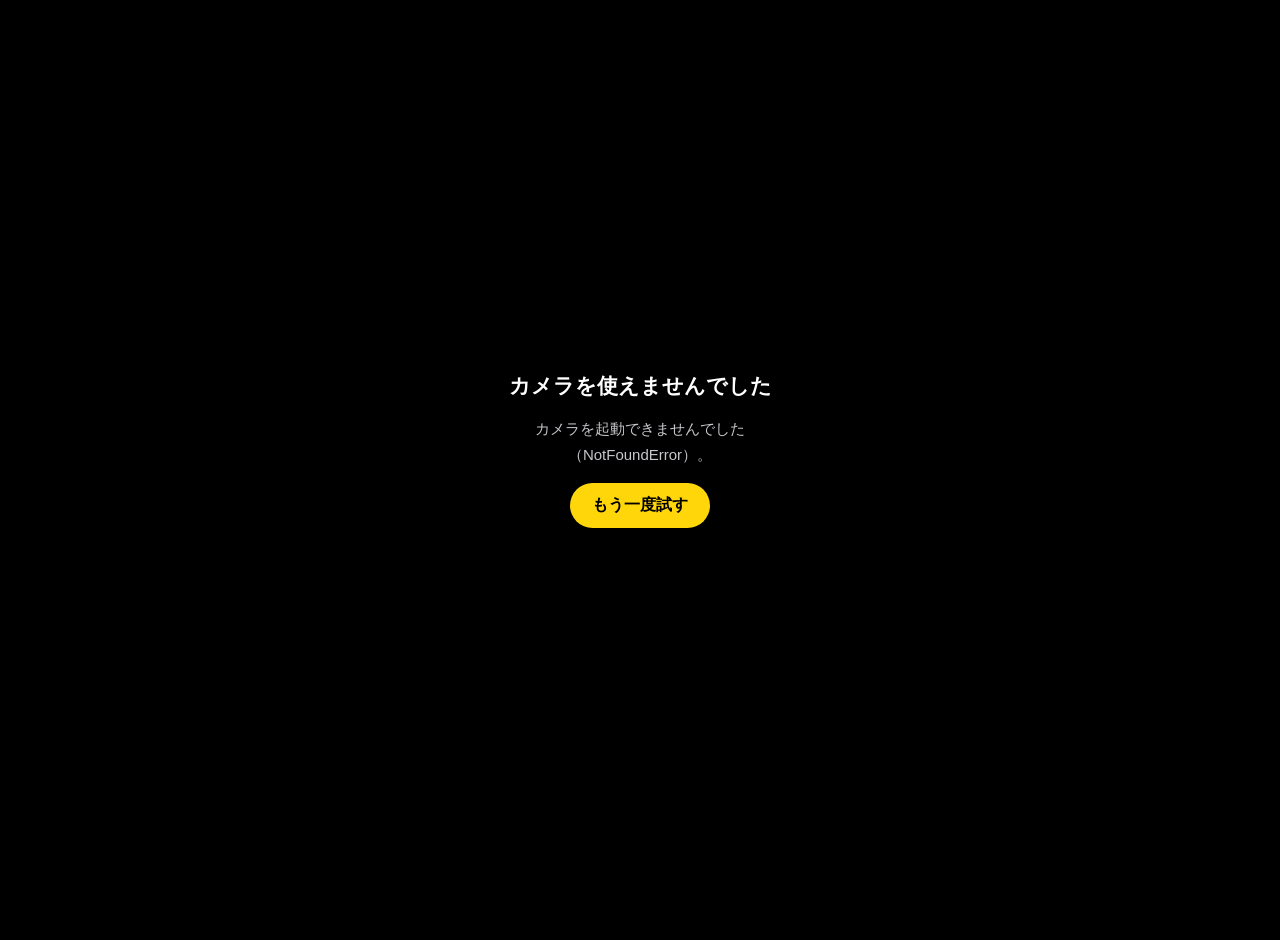
<file: camera/index.html>
<!DOCTYPE html>
<html lang="ja">
<head>
<meta charset="utf-8">
<meta name="viewport" content="width=device-width, initial-scale=1, viewport-fit=cover, user-scalable=no">
<title>大学カメラ</title>
<meta name="apple-mobile-web-app-capable" content="yes">
<meta name="mobile-web-app-capable" content="yes">
<meta name="apple-mobile-web-app-status-bar-style" content="black-translucent">
<meta name="apple-mobile-web-app-title" content="大学カメラ">
<link rel="apple-touch-icon" href="apple-touch-icon.png?v=14">
<link rel="icon" href="apple-touch-icon.png">
<style>
  :root { --appH:100svh; --stageH:min(133.333vw, calc(var(--appH) - var(--st) - var(--sb) - 227px)); --belowTop:calc(var(--st) + 58px + var(--stageH)); --st:clamp(0px, env(safe-area-inset-top), 62px); --sb:clamp(12px, env(safe-area-inset-bottom), 34px); --yellow:#ffd60a; --glass:rgba(40,40,42,.82); --glass2:rgba(28,28,30,.9); }
  * { box-sizing:border-box; -webkit-tap-highlight-color:transparent; }
  html,body { margin:0; height:var(--appH); position:relative; background:#000; color:#fff;
    font-family:-apple-system,BlinkMacSystemFont,"SF Pro Text","Hiragino Sans",sans-serif;
    overflow:hidden; overscroll-behavior:none; -webkit-user-select:none; user-select:none; touch-action:manipulation; }
  button { color:inherit; font:inherit; cursor:pointer; border:none; background:none; padding:0; }
  svg { display:block; }

  #bgv { position:absolute; left:-40px; top:-40px; width:calc(100% + 80px); height:calc(var(--appH) + 80px); object-fit:cover;
    filter:blur(30px) brightness(.55) saturate(1.2); -webkit-filter:blur(30px) brightness(.55) saturate(1.2); pointer-events:none; }
  #bgv.mirror { transform:scaleX(-1); }
  #app { position:absolute; left:0; top:0; width:100%; height:var(--appH); }

  /* ---- top ---- */
  #top { position:absolute; left:0; top:0; width:100%; height:calc(var(--st) + 58px); }
  #tools { position:absolute; right:16px; top:calc(var(--st) + 8px); height:32px; padding:0 3px; border-radius:16px;
    background:var(--glass); display:flex; align-items:center; gap:0;
    box-shadow:inset 0 0 0 .5px rgba(255,255,255,.12); }
  #tools button { width:32px; height:32px; display:grid; place-items:center; position:relative; }
  #tools button.on { color:var(--yellow); }
  #tools .lbl { position:absolute; right:0; bottom:3px; font-size:9px; font-weight:700; }
  #rec { position:absolute; left:50%; top:calc(var(--st) + 20px); transform:translateX(-50%); background:#ff3b30;
    padding:3px 8px; border-radius:6px; font-size:15px; font-variant-numeric:tabular-nums; display:none; }
  #rec.on { display:block; }
  body.recording #tools { display:none; }

  /* ---- preview ---- */
  #stage { position:absolute; left:0; top:calc(var(--st) + 58px); width:100%;
    height:var(--stageH); overflow:hidden; background:#111; }
  video#video { position:absolute; inset:0; width:100%; height:100%; object-fit:cover; transform-origin:center; }
  #grid { position:absolute; inset:0; pointer-events:none; display:none;
    background:
      linear-gradient(to right, transparent calc(33.33% - .5px), rgba(255,255,255,.35) calc(33.33% - .5px), rgba(255,255,255,.35) calc(33.33% + .5px), transparent calc(33.33% + .5px), transparent calc(66.66% - .5px), rgba(255,255,255,.35) calc(66.66% - .5px), rgba(255,255,255,.35) calc(66.66% + .5px), transparent calc(66.66% + .5px)),
      linear-gradient(to bottom, transparent calc(33.33% - .5px), rgba(255,255,255,.35) calc(33.33% - .5px), rgba(255,255,255,.35) calc(33.33% + .5px), transparent calc(33.33% + .5px), transparent calc(66.66% - .5px), rgba(255,255,255,.35) calc(66.66% - .5px), rgba(255,255,255,.35) calc(66.66% + .5px), transparent calc(66.66% + .5px)); }
  #grid.on { display:block; }
  #blink { position:absolute; inset:0; background:#000; opacity:0; pointer-events:none; transition:opacity .18s; }
  #blink.on { opacity:1; transition:none; }
  #countdown { position:absolute; inset:0; display:grid; place-items:center; font-size:120px; font-weight:200;
    pointer-events:none; text-shadow:0 2px 12px rgba(0,0,0,.5); }
  #zooms { position:absolute; left:50%; bottom:5px; padding:12px 30px; margin-left:-30px; display:flex; gap:2px; align-items:center; }
  #zooms button { width:33px; height:33px; border-radius:50%; font-size:12px; font-weight:600;
    display:grid; place-items:center; color:#fff; text-shadow:0 1px 3px rgba(0,0,0,.5); }
  #zooms button.on { background:rgba(30,30,32,.55); color:var(--yellow);
    backdrop-filter:blur(10px); -webkit-backdrop-filter:blur(10px); text-shadow:none; }

  /* ---- bottom ---- */
  #bottom { position:absolute; left:0; top:0; width:100%; height:0; }
  #shutter { position:absolute; left:50%; top:calc(var(--belowTop) + 16px); transform:translateX(-50%);
    width:71px; height:71px; border-radius:50%; border:3px solid rgba(255,255,255,.3); display:grid; place-items:center; }
  #shutter i { display:block; width:61px; height:61px; border-radius:50%; background:#fff;
    transition:transform .1s, width .2s, height .2s, border-radius .2s, background .2s; }
  #shutter:active i { transform:scale(.9); }
  body.video #shutter i { background:#ff3b30; }
  body.recording #shutter i { width:27px; height:27px; border-radius:7px; }
  #row { position:absolute; left:0; top:calc(var(--belowTop) + 108px); width:100%; height:43px; display:flex; align-items:center;
    justify-content:space-between; padding:0 36px; }
  #thumb { width:43px; height:43px; border-radius:50%; overflow:hidden; background:#1c1c1e center/cover no-repeat;
    box-shadow:0 0 0 .5px rgba(255,255,255,.15); }
  #modes { height:42px; padding:3px; border-radius:21px; background:var(--glass2); display:flex; position:relative;
    box-shadow:inset 0 0 0 .5px rgba(255,255,255,.1); }
  #modes button { width:72px; height:36px; border-radius:18px; font-size:13px; font-weight:500; position:relative; z-index:1;
    transition:color .2s; }
  #modes button.on { color:var(--yellow); }
  #pillbg { position:absolute; top:3px; width:72px; height:36px; border-radius:18px; background:#000;
    box-shadow:inset 0 0 0 1px rgba(255,255,255,.14); transition:left .25s cubic-bezier(.3,.7,.3,1); left:75px; }
  body.video #pillbg { left:3px; }
  #flip { width:43px; height:43px; border-radius:50%; background:var(--glass2); display:grid; place-items:center;
    transition:transform .4s; }

  /* ---- library ---- */
  .sheet { position:absolute; left:0; top:0; width:100%; height:var(--appH); background:#000; display:none; flex-direction:column; z-index:10; }
  .sheet.open { display:flex; }
  .head { display:flex; justify-content:space-between; align-items:center;
    padding:calc(var(--st) + 8px) 16px 8px; }
  .head h2 { margin:0; font-size:17px; font-weight:600; }
  .glassbtn { height:40px; padding:0 16px; border-radius:20px; background:var(--glass); font-size:16px; font-weight:500; }
  .glassbtn.round { width:40px; padding:0; display:grid; place-items:center; }
  #lib { flex:1; overflow-y:auto; display:grid; grid-template-columns:repeat(3,1fr); gap:2px; align-content:start; }
  #lib .cell { position:relative; aspect-ratio:1; overflow:hidden; background:#111; }
  #lib img, #lib video { width:100%; height:100%; object-fit:cover; display:block; }
  #lib .dur { position:absolute; right:6px; bottom:4px; font-size:12px; font-weight:600; text-shadow:0 1px 2px #000; }
  .note { font-size:12px; color:#8e8e93; text-align:center; padding:10px 16px calc(env(safe-area-inset-bottom) + 10px); }
  #viewer { background:#000; }
  #vtop { position:absolute; left:0; right:0; top:calc(var(--st) + 0px); height:38px; padding:0 16px; display:flex; align-items:center; justify-content:space-between; z-index:2; }
  .pcircle { width:38px; height:38px; border-radius:50%; background:#1c1c1e; display:grid; place-items:center;
    box-shadow:inset 0 0 0 .5px rgba(255,255,255,.12); }
  .pcircle.big { width:42px; height:42px; }
  .ppill { height:38px; border-radius:19px; background:#1c1c1e; box-shadow:inset 0 0 0 .5px rgba(255,255,255,.12); display:flex; align-items:center; }
  .ppill.big { height:42px; border-radius:21px; }
  #vWhen { width:140px; flex-direction:column; justify-content:center; line-height:1.15; }
  #vWhen b { font-size:12.5px; font-weight:600; }
  #vWhen span { font-size:10.5px; font-variant-numeric:tabular-nums; }
  #vRight { width:95px; justify-content:space-around; padding:0 6px; }
  #vRight button, #vMid button { height:100%; display:grid; place-items:center; padding:0 8px; }
  #vMid { width:144px; justify-content:space-around; padding:0 10px; }
  #vtop svg, #vbottom svg { transform:scale(.86); }
  #vFav.on { color:#ff375f; }
  #vFav.on path { fill:#ff375f; }
  #vMenu { position:absolute; right:16px; top:calc(var(--st) + 45px); z-index:3; background:rgba(44,44,46,.97); border-radius:14px;
    display:none; flex-direction:column; min-width:230px; overflow:hidden; box-shadow:0 8px 30px rgba(0,0,0,.5); }
  #vMenu.open { display:flex; }
  #vMenu button { text-align:left; padding:13px 16px; font-size:16px; border-bottom:.5px solid rgba(255,255,255,.12); }
  #vMenu button:last-child { border-bottom:none; }
  #viewer .media { position:absolute; left:0; right:0; top:calc(var(--st) + 50px); height:calc(var(--belowTop) + 30px - var(--st) - 50px);
    display:flex; align-items:center; justify-content:center; overflow:hidden; }
  #vStrip { position:absolute; left:0; right:0; top:calc(var(--belowTop) + 42px); height:30px; display:flex; align-items:center;
    gap:2px; overflow-x:auto; padding:0 50%; scrollbar-width:none; }
  #vStrip::-webkit-scrollbar { display:none; }
  #vStrip .t { flex:none; width:20px; height:30px; border-radius:3px; overflow:hidden; background:#222; position:relative; transition:width .2s; }
  #vStrip .t.cur { width:30px; margin:0 6px; }
  #vStrip img, #vStrip video { width:100%; height:100%; object-fit:cover; display:block; pointer-events:none; }
  #vbottom { position:absolute; left:0; right:0; top:calc(var(--belowTop) + 92px); height:42px; padding:0 30px;
    display:flex; align-items:center; justify-content:space-between; }
  #viewer img, #viewer video { max-width:100%; max-height:100%; -webkit-touch-callout:default; }

  /* ---- messages ---- */
  #msg { position:absolute; left:0; top:0; width:100%; height:var(--appH); display:none; flex-direction:column; align-items:center; justify-content:center;
    text-align:center; padding:32px; gap:16px; background:#000; z-index:30; }
  #msg.open { display:flex; }
  #msg h1 { margin:0; font-size:21px; }
  #msg p { margin:0; line-height:1.7; color:#c7c7cc; font-size:15px; max-width:340px; }
  #msgBtn { background:var(--yellow); color:#000; font-weight:600; padding:12px 22px; border-radius:24px; font-size:16px; }
  .rotg { transition:transform .3s ease; }
  #lsnote { position:absolute; inset:0; z-index:50; background:#000; display:none; align-items:center; justify-content:center;
    text-align:center; padding:40px; font-size:15px; line-height:1.7; color:#c7c7cc; }
  @media (orientation:landscape) and (max-height:500px) { #lsnote { display:flex; } }
  #toast { position:absolute; left:50%; top:calc(var(--st) + 100px); transform:translateX(-50%);
    background:rgba(30,30,32,.9); padding:9px 15px; border-radius:12px; font-size:14px; opacity:0;
    transition:opacity .2s; pointer-events:none; z-index:40; white-space:nowrap; }
  #toast.on { opacity:1; }
</style>
</head>
<body>
<video id="bgv" playsinline muted autoplay aria-hidden="true"></video>
<div id="app">
  <div id="top">
    <div id="rec">00:00</div>
    <div id="tools">
      <button id="bFlash" aria-label="ライト">
        <svg width="17" height="17" viewBox="0 0 24 24" fill="currentColor"><path d="M13.5 2 5 13.2h5.6L9.4 22 18 10.6h-5.6z"/><path id="flashSlash" d="M4 3.5 20 20.5" stroke="currentColor" stroke-width="1.8" stroke-linecap="round"/></svg>
      </button>
      <button id="bTimer" aria-label="タイマー">
        <svg width="17" height="17" viewBox="0 0 24 24" fill="none" stroke="currentColor" stroke-width="1.8" stroke-linecap="round"><circle cx="12" cy="13" r="8"/><path d="M12 9v4l2.5 2.5M9.5 2.5h5"/></svg>
        <span class="lbl" id="timerLbl"></span>
      </button>
      <button id="bGrid" aria-label="グリッド">
        <svg width="17" height="17" viewBox="0 0 24 24" fill="none" stroke="currentColor" stroke-width="1.6"><rect x="3.5" y="3.5" width="17" height="17" rx="3"/><path d="M9.2 3.5v17M14.8 3.5v17M3.5 9.2h17M3.5 14.8h17"/></svg>
      </button>
    </div>
  </div>

  <div id="stage">
    <video id="video" playsinline muted autoplay></video>
    <div id="grid"></div>
    <div id="blink"></div>
    <div id="countdown"></div>
    <div id="zooms"></div>
  </div>

  <div id="bottom">
    <button id="shutter" aria-label="シャッター"><i></i></button>
    <div id="row">
      <button id="thumb" aria-label="撮った写真"></button>
      <div id="modes">
        <div id="pillbg"></div>
        <button id="mVideo">ビデオ</button>
        <button id="mPhoto" class="on">写真</button>
      </div>
      <button id="flip" aria-label="カメラ切り替え">
        <svg width="21" height="21" viewBox="0 0 24 24" fill="none" stroke="#fff" stroke-width="1.9" stroke-linecap="round" stroke-linejoin="round"><path d="M19.5 10A7.5 7.5 0 0 0 5.6 7.8"/><path d="M5 4v4h4"/><path d="M4.5 14a7.5 7.5 0 0 0 13.9 2.2"/><path d="M19 20v-4h-4"/></svg>
      </button>
    </div>
  </div>
</div>

<div class="sheet" id="library">
  <div class="head">
    <button class="glassbtn" id="libClose">カメラ</button>
    <h2 id="libTitle">撮影した項目</h2>
    <button class="glassbtn" id="saveAll">すべて保存</button>
  </div>
  <div id="lib"></div>
  <div class="note">このアプリを閉じると消えます。残したいものは「保存」で写真アプリへ。<br>大学カメラ ver.24</div>
</div>

<div class="sheet" id="viewer">
  <div id="vtop">
    <button class="pcircle" id="vClose" aria-label="戻る">
      <svg width="22" height="22" viewBox="0 0 24 24" fill="none" stroke="currentColor" stroke-width="2.3" stroke-linecap="round" stroke-linejoin="round"><path d="M15 4.5 7.5 12l7.5 7.5"/></svg>
    </button>
    <div class="ppill" id="vWhen"><b id="vDay">今日</b><span id="vTime"></span></div>
    <div class="ppill" id="vRight">
      <button id="vLib" aria-label="一覧">
        <svg width="28" height="24" viewBox="0 0 28 24" fill="none" stroke="currentColor" stroke-width="2"><rect x="7" y="6" width="19" height="15" rx="3"/><path d="M3 16V6a3 3 0 0 1 3-3h14"/><path d="m8 19 6-6 4 4 3-3 5 5" stroke-linejoin="round"/><circle cx="20" cy="10" r="1.6" fill="currentColor" stroke="none"/></svg>
      </button>
      <button id="vMore" aria-label="その他">
        <svg width="26" height="8" viewBox="0 0 26 8" fill="currentColor"><circle cx="4" cy="4" r="2.7"/><circle cx="13" cy="4" r="2.7"/><circle cx="22" cy="4" r="2.7"/></svg>
      </button>
    </div>
  </div>
  <div id="vMenu">
    <button id="mSaveAll">すべて写真アプリに保存</button>
    <button id="mHelp">保存できないときは…</button>
  </div>
  <div class="media" id="vMedia"></div>
  <div id="vStrip"></div>
  <div id="vbottom">
    <button class="pcircle big" id="vSave" aria-label="保存">
      <svg width="24" height="28" viewBox="0 0 24 28" fill="none" stroke="currentColor" stroke-width="2.1" stroke-linecap="round" stroke-linejoin="round"><path d="M12 2v15M6.5 7.5 12 2l5.5 5.5"/><path d="M8 11.5H5.5A2.5 2.5 0 0 0 3 14v9a2.5 2.5 0 0 0 2.5 2.5h13A2.5 2.5 0 0 0 21 23v-9a2.5 2.5 0 0 0-2.5-2.5H16"/></svg>
    </button>
    <div class="ppill big" id="vMid">
      <button id="vFav" aria-label="お気に入り">
        <svg width="26" height="24" viewBox="0 0 26 24" fill="none" stroke="currentColor" stroke-width="2.1" stroke-linejoin="round"><path d="M13 22S2 15.5 2 8.2A5.6 5.6 0 0 1 13 5.6 5.6 5.6 0 0 1 24 8.2C24 15.5 13 22 13 22z"/></svg>
      </button>
      <button id="vInfo" aria-label="情報">
        <svg width="26" height="26" viewBox="0 0 26 26" fill="none" stroke="currentColor" stroke-width="2.1"><circle cx="13" cy="13" r="11"/><path d="M13 11.5v7M10.5 18.5h5M10.8 11.5H13" stroke-linecap="round"/><circle cx="12.8" cy="7.6" r="1.4" fill="currentColor" stroke="none"/></svg>
      </button>
      <button id="vEdit" aria-label="編集">
        <svg width="26" height="24" viewBox="0 0 26 24" fill="none" stroke="currentColor" stroke-width="2.1" stroke-linecap="round"><path d="M2 5h22M2 12h22M2 19h22"/><circle cx="16" cy="5" r="2.6" fill="#1c1c1e"/><circle cx="9" cy="12" r="2.6" fill="#1c1c1e"/><circle cx="17" cy="19" r="2.6" fill="#1c1c1e"/></svg>
      </button>
    </div>
    <button class="pcircle big" id="vDel" aria-label="削除">
      <svg width="22" height="26" viewBox="0 0 22 26" fill="none" stroke="currentColor" stroke-width="2.1" stroke-linecap="round" stroke-linejoin="round"><path d="M1.5 5.5h19M7.5 5.5V3a1.5 1.5 0 0 1 1.5-1.5h4A1.5 1.5 0 0 1 14.5 3v2.5M3.8 5.5l1.2 17A2 2 0 0 0 7 24.5h8a2 2 0 0 0 2-2l1.2-17M8.5 10v10M11 10v10M13.5 10v10"/></svg>
    </button>
  </div>
</div>

<div id="msg">
  <h1 id="msgTitle"></h1>
  <p id="msgText"></p>
  <button id="msgBtn"></button>
</div>
<div id="lsnote">画面が横向きに回転しています。<br>コントロールセンターで「画面縦向きのロック」をオンにすると、<br>純正カメラと同じように横向きで撮影できます。</div>
<div id="toast"></div>

<script>
(() => {
  // 新しい版が公開されていたら自動で読み込み直す（ホーム画面アプリは古い版を長く覚えているため）
  const VERSION = '24';
  function checkUpdate(){
    try {
      fetch(location.pathname + '?check=' + Date.now(), {cache:'no-store'})
        .then(r => r.ok ? r.text() : '')
        .then(t => { const m = t.match(/const VERSION = '(\d+)'/);
          if (m && +m[1] > +VERSION) location.replace(location.pathname + '?v=' + m[1]); })
        .catch(()=>{});
    } catch(_){}
  }
  checkUpdate();
  // アプリに戻ってきたときも確認する（完全に終了しなくても更新される）
  document.addEventListener('visibilitychange', ()=>{ if(document.visibilityState==='visible') checkUpdate(); });
  const $ = id => document.getElementById(id);
  const video = $('video'), body = document.body;
  let stream = null, audioStream = null, facing = 'environment', mode = 'photo';
  let torch = false, timer = 0, zoom = 1, hwZoom = null; // hwZoom: {min,max} if supported
  let recorder = null, chunks = [], recStart = 0, recTick = null;
  const items = []; // {blob,url,kind:'photo'|'video',dur}
  let current = -1;

  function toast(t){ const el=$('toast'); el.textContent=t; el.classList.add('on'); clearTimeout(toast._t); toast._t=setTimeout(()=>el.classList.remove('on'),1700); }
  function showMsg(title,text,btn,fn){ $('msgTitle').textContent=title; $('msgText').textContent=text;
    const b=$('msgBtn'); b.style.display=btn?'':'none'; b.textContent=btn||''; b.onclick=fn; $('msg').classList.add('open'); }
  const hideMsg = () => $('msg').classList.remove('open');
  const track = () => stream && stream.getVideoTracks()[0];

  // ---------- camera ----------
  async function start(){
    if (!window.isSecureContext || !navigator.mediaDevices?.getUserMedia){
      showMsg('カメラが使えません','https のアドレスを Safari で開いてください。'); return;
    }
    if (stream) stream.getTracks().forEach(t=>t.stop());
    try {
      stream = await navigator.mediaDevices.getUserMedia({ audio:false,
        video:{ facingMode:{ideal:facing}, width:{ideal:3840}, height:{ideal:2160} } });
    } catch(e){
      const denied = e && (e.name==='NotAllowedError'||e.name==='SecurityError');
      showMsg('カメラを使えませんでした',
        denied ? 'カメラへのアクセスが許可されていません。ボタンを押して「許可」を選んでください。'
               : 'カメラを起動できませんでした（'+(e?.name||'エラー')+'）。',
        'もう一度試す', start);
      return;
    }
    video.srcObject = stream;
    try { await video.play(); } catch(_){}
    const bgv=$('bgv'); bgv.srcObject = stream; bgv.classList.toggle('mirror', facing==='user');
    try { await bgv.play(); } catch(_){}
    hideMsg();
    torch = false; updateFlash();
    setupZoom();
  }

  function setupZoom(){
    hwZoom = null;
    const t = track(), caps = t?.getCapabilities ? t.getCapabilities() : {};
    if (caps.zoom && caps.zoom.max > caps.zoom.min) hwZoom = { min:caps.zoom.min, max:caps.zoom.max };
    let levels;
    if (facing==='user') levels = [];
    else if (hwZoom) levels = [0.5,1,2,5].filter(z => z>=hwZoom.min-0.01 && z<=hwZoom.max+0.01);
    else levels = [1,2,5]; // digital
    if (levels.length < 2) levels = facing==='user' ? [] : levels;
    const base = hwZoom ? Math.max(1, hwZoom.min) : 1;
    zoom = levels.includes(1) ? 1 : base;
    const z = $('zooms'); z.innerHTML='';
    levels.forEach(l=>{
      const b=document.createElement('button'); b.dataset.z=l;
      b.onclick=()=>setZoom(l); z.appendChild(b);
    });
    setZoom(zoom);
    centerOne();
  }
  function centerOne(){
    const z=$('zooms'), one=[...z.children].find(b=>+b.dataset.z===1)||z.children[0];
    if(!one){ return; }
    const idx=[...z.children].indexOf(one);
    z.style.transform='translateX('+(-(idx*35+16.5))+'px)';
  }
  function fmtZ(l, on){ const s = l<1 ? '.'+String(l).split('.')[1] : String(l); return on ? s+'×' : s; }
  let zBusy=false, zNext=null;
  async function applyHw(l){
    if (zBusy){ zNext=l; return; }
    zBusy=true;
    try { await track().applyConstraints({advanced:[{zoom:l}]}); } catch(_){}
    zBusy=false;
    if (zNext!=null){ const n=zNext; zNext=null; applyHw(n); }
  }
  function zoomRange(){ return hwZoom ? [hwZoom.min, Math.min(hwZoom.max, 15)] : [1, 5]; }
  function fmtFree(z){ if (z<1) return '.'+Math.round(z*10); const r=Math.round(z*10)/10; return (r%1===0? String(r) : r.toFixed(1)); }
  function setZoom(l){
    const [mn,mx]=zoomRange(); l=Math.min(mx,Math.max(mn,l)); zoom = l;
    if (hwZoom){
      applyHw(l);
      video.style.transform = facing==='user' ? 'scaleX(-1)' : '';
    } else {
      video.style.transform = (facing==='user' ? 'scaleX(-1) ' : '') + 'scale('+l+')';
    }
    // 純正と同じく、今の倍率以下でいちばん近いボタンを光らせ、その中に今の倍率を表示
    const btns=[...$('zooms').children]; let act=null;
    btns.forEach(b=>{ if (+b.dataset.z <= l+0.001) act=b; });
    if (!act) act=btns[0];
    btns.forEach(b=>{ const on=b===act; b.classList.toggle('on',on);
      b.textContent = on ? fmtFree(l)+'×' : fmtZ(+b.dataset.z,false); });
  }

  // ---------- photo ----------
  function capturePhoto(){
    const vw=video.videoWidth, vh=video.videoHeight;
    if(!vw||!vh){ toast('カメラの準備中です'); return; }
    // 画面と同じ 3:4 で切り出し（デジタルズーム込み）
    const st=$('stage'), asp=st.clientWidth/st.clientHeight; // 幅/高さ
    let cw=vw, ch=vw/asp; if(ch>vh){ ch=vh; cw=vh*asp; }
    const dz = hwZoom ? 1 : zoom; cw/=dz; ch/=dz;
    const sx=(vw-cw)/2, sy=(vh-ch)/2;
    const outW=Math.round(hwZoom||zoom===1?cw:cw*Math.min(zoom,2)), outH=Math.round(outW/asp);
    const c=document.createElement('canvas'); c.width=outW; c.height=outH;
    const ctx=c.getContext('2d'); ctx.imageSmoothingQuality='high';
    if(facing==='user'){ ctx.translate(outW,0); ctx.scale(-1,1); }
    ctx.drawImage(video,sx,sy,cw,ch,0,0,outW,outH);
    $('blink').classList.add('on'); setTimeout(()=>$('blink').classList.remove('on'),60);
    let out=c;
    if(rot!==0){ // 横向きで撮ったら横向きの写真にする
      out=document.createElement('canvas'); out.width=outH; out.height=outW;
      const o=out.getContext('2d'); o.translate(outH/2,outW/2); o.rotate(-rot*Math.PI/180); o.drawImage(c,-outW/2,-outH/2);
    }
    out.toBlob(blob=>{ if(blob){ items.push({blob,url:URL.createObjectURL(blob),kind:'photo',t:Date.now()}); updateThumb(); } },'image/jpeg',0.92);
  }

  // ---------- video ----------
  async function startRec(){
    if(!window.MediaRecorder){ toast('この端末ではビデオ撮影できません'); return; }
    if(!audioStream || audioStream.getAudioTracks().every(t=>t.readyState==='ended')){
      try { audioStream = await navigator.mediaDevices.getUserMedia({audio:true}); }
      catch(_){ audioStream = null; toast('マイクなしで録画します'); }
    }
    const tracks=[...stream.getVideoTracks(), ...(audioStream?audioStream.getAudioTracks():[])];
    const ms=new MediaStream(tracks);
    const type=['video/mp4','video/webm;codecs=vp9','video/webm'].find(t=>MediaRecorder.isTypeSupported?.(t))||'';
    try { recorder = new MediaRecorder(ms, type?{mimeType:type}:undefined); }
    catch(_){ toast('録画を開始できませんでした'); return; }
    chunks=[];
    recorder.ondataavailable=e=>{ if(e.data && e.data.size) chunks.push(e.data); };
    recorder.onstop=()=>{
      const blob=new Blob(chunks,{type:recorder.mimeType||type||'video/mp4'});
      const dur=Math.round((Date.now()-recStart)/1000);
      items.push({blob,url:URL.createObjectURL(blob),kind:'video',dur,t:Date.now()}); updateThumb();
    };
    recorder.start(1000); recStart=Date.now();
    body.classList.add('recording'); $('rec').classList.add('on'); $('rec').textContent='00:00';
    recTick=setInterval(()=>{ $('rec').textContent=fmtDur(Math.floor((Date.now()-recStart)/1000)); },250);
    $('modes').style.visibility='hidden'; $('thumb').style.visibility='hidden'; $('flip').style.visibility='hidden';
  }
  function stopRec(){
    if(recorder && recorder.state!=='inactive') recorder.stop();
    clearInterval(recTick); body.classList.remove('recording'); $('rec').classList.remove('on');
    $('modes').style.visibility=''; $('thumb').style.visibility=''; $('flip').style.visibility='';
  }
  const fmtDur = s => String(Math.floor(s/60)).padStart(2,'0')+':'+String(s%60).padStart(2,'0');

  // ---------- shutter / timer ----------
  let counting=false;
  async function onShutter(){
    if(body.classList.contains('recording')){ stopRec(); return; }
    if(counting) return;
    if(timer){
      counting=true; const cd=$('countdown');
      for(let n=timer;n>0;n--){ cd.textContent=n; await new Promise(r=>setTimeout(r,1000)); }
      cd.textContent=''; counting=false;
    }
    if(mode==='photo') capturePhoto(); else startRec();
  }

  // ---------- tools ----------
  function updateFlash(){ $('bFlash').classList.toggle('on',torch); $('flashSlash').style.display=torch?'none':''; }
  $('bFlash').onclick = async ()=>{
    const t=track(), caps=t?.getCapabilities?t.getCapabilities():{};
    if(!caps.torch){ toast('このカメラではライトを使えません'); return; }
    torch=!torch;
    try{ await t.applyConstraints({advanced:[{torch}]}); }catch(_){ torch=false; toast('ライトを点けられませんでした'); }
    updateFlash();
  };
  $('bTimer').onclick = ()=>{
    timer = timer===0?3:timer===3?10:0;
    $('bTimer').classList.toggle('on',!!timer); $('timerLbl').textContent=timer||'';
    toast(timer?'タイマー '+timer+'秒':'タイマー オフ');
  };
  $('bGrid').onclick = ()=>{ const on=$('grid').classList.toggle('on'); $('bGrid').classList.toggle('on',on); };

  // ---------- modes ----------
  function setMode(m){
    if(body.classList.contains('recording')) return;
    mode=m; body.classList.toggle('video',m==='video');
    $('mVideo').classList.toggle('on',m==='video'); $('mPhoto').classList.toggle('on',m==='photo');
  }
  $('mVideo').onclick=()=>setMode('video'); $('mPhoto').onclick=()=>setMode('photo');
  // 左右スワイプでも切り替え
  // ズーム倍率の数字の上を横にスライドしてズーム（右へで拡大、左へで縮小）
  let zs=null, zDragged=false;
  const zEl=$('zooms');
  zEl.addEventListener('touchstart',e=>{ e.stopPropagation(); if(e.touches.length===1){ zs={x:e.touches[0].clientX, z:zoom}; zDragged=false; } },{passive:true});
  zEl.addEventListener('touchmove',e=>{
    e.stopPropagation(); if(!zs || facing==='user') return;
    const dx=e.touches[0].clientX-zs.x;
    if (Math.abs(dx)>6) zDragged=true;
    if (zDragged){ e.preventDefault(); setZoom(zs.z * Math.pow(2, dx/70)); }
  },{passive:false});
  zEl.addEventListener('touchend',e=>{ e.stopPropagation(); zs=null; },{passive:true});
  // スライドした直後はボタンのタップ扱いにしない
  zEl.addEventListener('click',e=>{ if(zDragged){ e.stopPropagation(); e.preventDefault(); zDragged=false; } },true);

  let sx0=null, pinch=null;
  const dist=t=>Math.hypot(t[0].clientX-t[1].clientX, t[0].clientY-t[1].clientY);
  $('stage').addEventListener('touchstart',e=>{
    if (e.touches.length===2){ pinch={d:dist(e.touches), z:zoom}; sx0=null; }
    else if (e.touches.length===1 && !pinch) sx0=e.touches[0].clientX;
  },{passive:true});
  $('stage').addEventListener('touchmove',e=>{
    if (pinch && e.touches.length===2 && facing!=='user'){ setZoom(pinch.z * dist(e.touches)/pinch.d); }
  },{passive:true});
  $('stage').addEventListener('touchend',e=>{
    if (pinch){ if (e.touches.length===0) pinch=null; return; }
    if(sx0==null) return; const dx=e.changedTouches[0].clientX-sx0; sx0=null;
    if(Math.abs(dx)>60) setMode(dx>0?'video':'photo'); },{passive:true});

  let flipDeg=0;
  $('flip').onclick=()=>{ facing=facing==='environment'?'user':'environment'; flipDeg+=180; $('flip').style.transform='rotate('+flipDeg+'deg)'; start(); };
  $('shutter').onclick=onShutter;

  // ---------- library ----------
  function updateThumb(){
    const last=items[items.length-1], th=$('thumb');
    th.innerHTML=''; th.style.backgroundImage='';
    if(!last) return;
    if(last.kind==='photo') th.style.backgroundImage='url('+last.url+')';
    else { const v=document.createElement('video'); v.src=last.url+'#t=0.1'; v.muted=true; v.playsInline=true; v.preload='metadata';
      v.style.cssText='width:100%;height:100%;object-fit:cover'; th.appendChild(v); }
  }
  function renderLib(){
    const g=$('lib'); g.innerHTML='';
    $('libTitle').textContent=items.length+'項目';
    items.slice().reverse().forEach((it,ri)=>{
      const i=items.length-1-ri, cell=document.createElement('div'); cell.className='cell'; cell.onclick=()=>openViewer(i);
      if(it.kind==='photo'){ const im=document.createElement('img'); im.src=it.url; cell.appendChild(im); }
      else { const v=document.createElement('video'); v.src=it.url+'#t=0.1'; v.muted=true; v.playsInline=true; v.preload='metadata'; cell.appendChild(v);
        const d=document.createElement('span'); d.className='dur'; d.textContent=fmtDur(it.dur||0); cell.appendChild(d); }
      g.appendChild(cell);
    });
  }
  $('thumb').onclick=()=>{ if(!items.length){ toast('まだ撮影していません'); return; } openViewer(items.length-1); };
  function openViewer(i){
    current=i; const it=items[i], m=$('vMedia'); m.innerHTML='';
    if(it.kind==='photo'){ const im=document.createElement('img'); im.src=it.url; m.appendChild(im); }
    else { const v=document.createElement('video'); v.src=it.url; v.controls=true; v.playsInline=true; m.appendChild(v); }
    const d=new Date(it.t||Date.now()), now=new Date();
    $('vDay').textContent = d.toDateString()===now.toDateString() ? '今日' : (d.getMonth()+1)+'月'+d.getDate()+'日';
    $('vTime').textContent = d.getHours()+':'+String(d.getMinutes()).padStart(2,'0');
    $('vFav').classList.toggle('on', !!it.fav);
    $('vMenu').classList.remove('open');
    $('viewer').classList.add('open');
    renderStrip();
  }
  function renderStrip(){
    const st=$('vStrip'); st.innerHTML='';
    items.forEach((it,i)=>{
      const t=document.createElement('div'); t.className='t'+(i===current?' cur':''); t.onclick=()=>openViewer(i);
      if(it.kind==='photo'){ const im=document.createElement('img'); im.src=it.url; t.appendChild(im); }
      else { const v=document.createElement('video'); v.src=it.url+'#t=0.1'; v.muted=true; v.playsInline=true; v.preload='metadata'; t.appendChild(v); }
      st.appendChild(t);
    });
    requestAnimationFrame(()=>{ const cur=st.children[current]; if(cur) st.scrollLeft = cur.offsetLeft + cur.offsetWidth/2 - st.clientWidth/2; });
  }
  $('vLib').onclick=()=>{ renderLib(); $('library').classList.add('open'); $('viewer').classList.remove('open'); };
  $('vMore').onclick=e=>{ e.stopPropagation(); $('vMenu').classList.toggle('open'); };
  $('viewer').addEventListener('click',e=>{ if(!e.target.closest('#vMenu,#vMore')) $('vMenu').classList.remove('open'); });
  $('mSaveAll').onclick=async()=>{ $('vMenu').classList.remove('open'); if(!(await share(items))) toast('1つずつ保存してください'); };
  $('mHelp').onclick=()=>{ $('vMenu').classList.remove('open'); toast('写真を長押しして「写真に保存」'); };
  $('vFav').onclick=()=>{ const it=items[current]; it.fav=!it.fav; $('vFav').classList.toggle('on',it.fav); };
  $('vInfo').onclick=()=>{ const it=items[current], m=$('vMedia').firstChild;
    const size= it.blob.size>=1048576 ? (it.blob.size/1048576).toFixed(1)+'MB' : Math.max(1,Math.round(it.blob.size/1024))+'KB';
    const dim = it.kind==='photo' && m ? m.naturalWidth+'×'+m.naturalHeight : (it.dur!=null? fmtDur(it.dur):'');
    toast((it.kind==='photo'?'写真':'ビデオ')+'  '+dim+'  '+size); };
  $('vEdit').onclick=()=>toast('編集は写真アプリに保存してからできます');
  $('vClose').onclick=()=>$('viewer').classList.remove('open');
  $('libClose').onclick=()=>$('library').classList.remove('open');
  // ビューア内で左右スワイプで前後へ
  let vx0=null;
  $('vMedia').addEventListener('touchstart',e=>{ vx0=e.touches[0].clientX; },{passive:true});
  $('vMedia').addEventListener('touchend',e=>{ if(vx0==null) return; const dx=e.changedTouches[0].clientX-vx0; vx0=null;
    if(dx<-60 && current<items.length-1) openViewer(current+1);
    else if(dx>60 && current>0) openViewer(current-1); },{passive:true});
  $('vDel').onclick=()=>{
    URL.revokeObjectURL(items[current].url); items.splice(current,1); updateThumb();
    if(!items.length){ $('viewer').classList.remove('open'); return; }
    openViewer(Math.min(current,items.length-1));
  };

  function stamp(){ const d=new Date(),p=n=>String(n).padStart(2,'0'); return d.getFullYear()+p(d.getMonth()+1)+p(d.getDate())+'_'+p(d.getHours())+p(d.getMinutes())+p(d.getSeconds()); }
  async function share(list){
    const files=list.map((it,i)=>{ const ext=it.kind==='photo'?'jpg':(it.blob.type.includes('webm')?'webm':'mp4');
      return new File([it.blob],(it.kind==='photo'?'IMG_':'MOV_')+stamp()+'_'+(i+1)+'.'+ext,{type:it.blob.type||'application/octet-stream'}); });
    if(navigator.canShare && navigator.canShare({files})){
      try{ await navigator.share({files}); return true; }catch(e){ if(e?.name==='AbortError') return true; }
    }
    return false;
  }
  $('vSave').onclick=async()=>{ if(!(await share([items[current]]))) toast('写真を長押しして保存してください'); };
  $('saveAll').onclick=async()=>{ if(!(await share(items))) toast('1つずつ開いて保存してください'); };

  // ---------- lifecycle ----------
  document.addEventListener('visibilitychange',()=>{
    if(document.visibilityState==='hidden' && body.classList.contains('recording')) stopRec();
    if(document.visibilityState==='visible' && (!stream || stream.getVideoTracks().every(t=>t.readyState==='ended'))) start();
  });
  window.addEventListener('beforeunload',e=>{ if(items.length){ e.preventDefault(); e.returnValue=''; } });

  // iOS 26 のホーム画面アプリは表示範囲が画面より短く報告され下に黒帯が出るため、実際の画面の高さで描く
  function fitHeight(){
    const standalone = navigator.standalone || matchMedia('(display-mode: standalone)').matches;
    let h = window.innerHeight;
    if (standalone && window.innerHeight >= window.innerWidth) h = Math.max(screen.height, screen.width); // 実際の画面の高さだけを使う
    document.documentElement.style.setProperty('--appH', h+'px');
    window.scrollTo(0,0);
  }
  fitHeight();
  window.addEventListener('resize', fitHeight);
  window.addEventListener('orientationchange', ()=>setTimeout(fitHeight,300));

  // ---------- 本体の向き（縦向きロックのまま、傾きでボタンの向きと写真の向きを変える） ----------
  let rot=0, motionAsked=false, sign=0;
  function applyRot(){
    const sel='#tools button svg, #zooms button, #thumb, #flip svg';
    document.querySelectorAll(sel).forEach(el=>{ el.classList.add('rotg'); el.style.transform = rot ? 'rotate('+rot+'deg)' : ''; });
  }
  function onMotion(e){
    const g=e.accelerationIncludingGravity; if(!g||g.x==null) return;
    // 機種によって符号が逆なので、最初に縦に持っているときの値で向きを覚える
    if (sign===0 && Math.abs(g.y)>8 && Math.abs(g.x)<3) sign = g.y<0 ? 1 : -1;
    const k = sign||1, ax=g.x*k, ay=g.y*k; let r=rot;
    if (Math.abs(ax)>6 && Math.abs(ax)>Math.abs(ay)+2) r = ax<0 ? 90 : -90;
    else if (ay<-6 && Math.abs(ay)>Math.abs(ax)+2) r = 0;
    if (r!==rot){ rot=r; applyRot(); }
  }
  let motionOn=false, gotMotion=false, deniedShown=false;
  function listen(){
    if (motionOn) return; motionOn=true;
    window.addEventListener('devicemotion', e=>{ gotMotion=true; onMotion(e); });
    setTimeout(()=>{ if(!gotMotion) toast('傾きセンサーの値を取得できません'); }, 2500);
  }
  function enableMotion(){
    if (motionOn) return;
    const D=window.DeviceMotionEvent;
    if (!D){ return; }
    if (typeof D.requestPermission==='function'){
      D.requestPermission().then(st=>{
        if (st==='granted') listen();
        else if (!deniedShown){ deniedShown=true; toast('「動作と方向」が許可されていないため横向きにできません'); }
      }).catch(()=>{});
    } else listen();
  }
  // iPhoneでは傾きセンサーの許可にタップが必要。許可されるまで、タップのたびに求める
  document.addEventListener('touchend', enableMotion);
  document.addEventListener('click', enableMotion);
  // ズームボタンは作り直されるので向きを再適用
  new MutationObserver(applyRot).observe(document.getElementById('zooms'),{childList:true});

  // ページ全体が動かないように（写真一覧のスクロールは許可）
  document.addEventListener('touchmove', e=>{ if(!e.target.closest('#lib')) e.preventDefault(); }, {passive:false});
  window.addEventListener('scroll', ()=>{ if(window.scrollY) window.scrollTo(0,0); });

  start();
})();
</script>
</body>
</html>
</file>
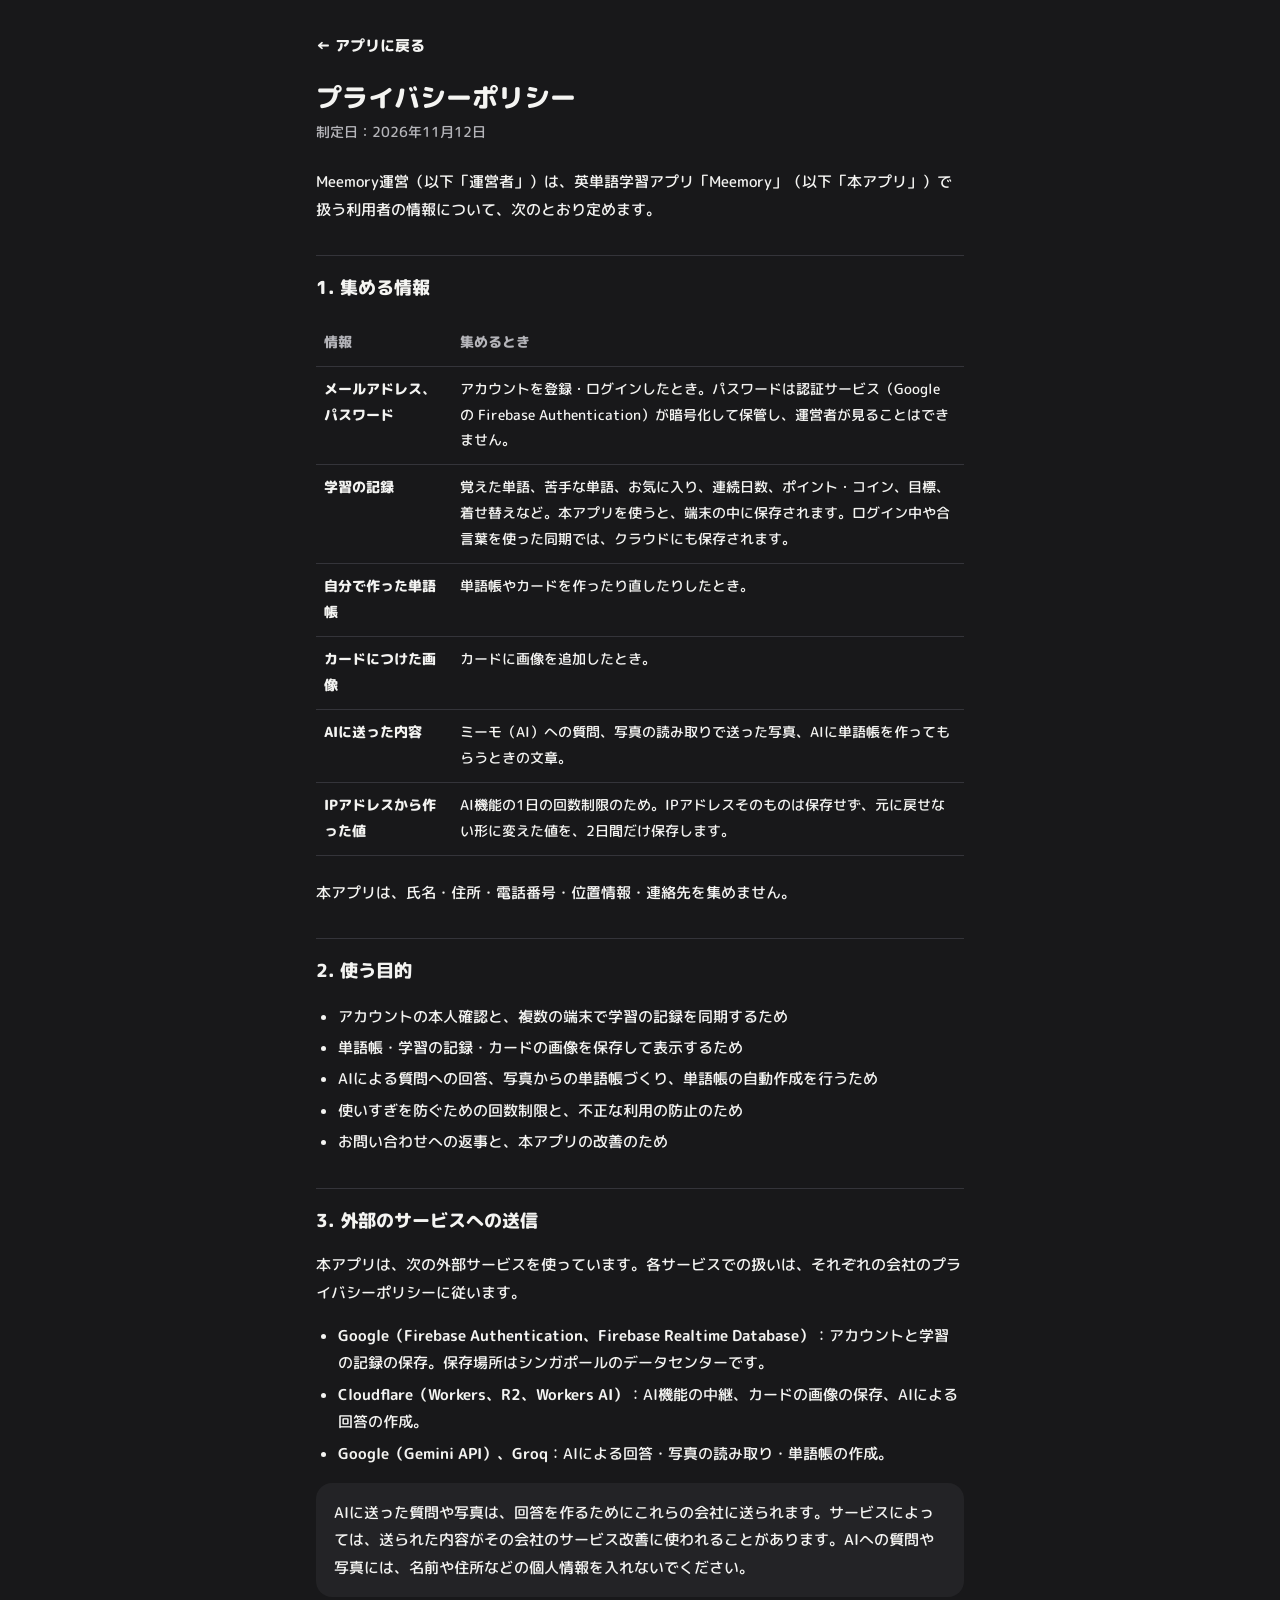
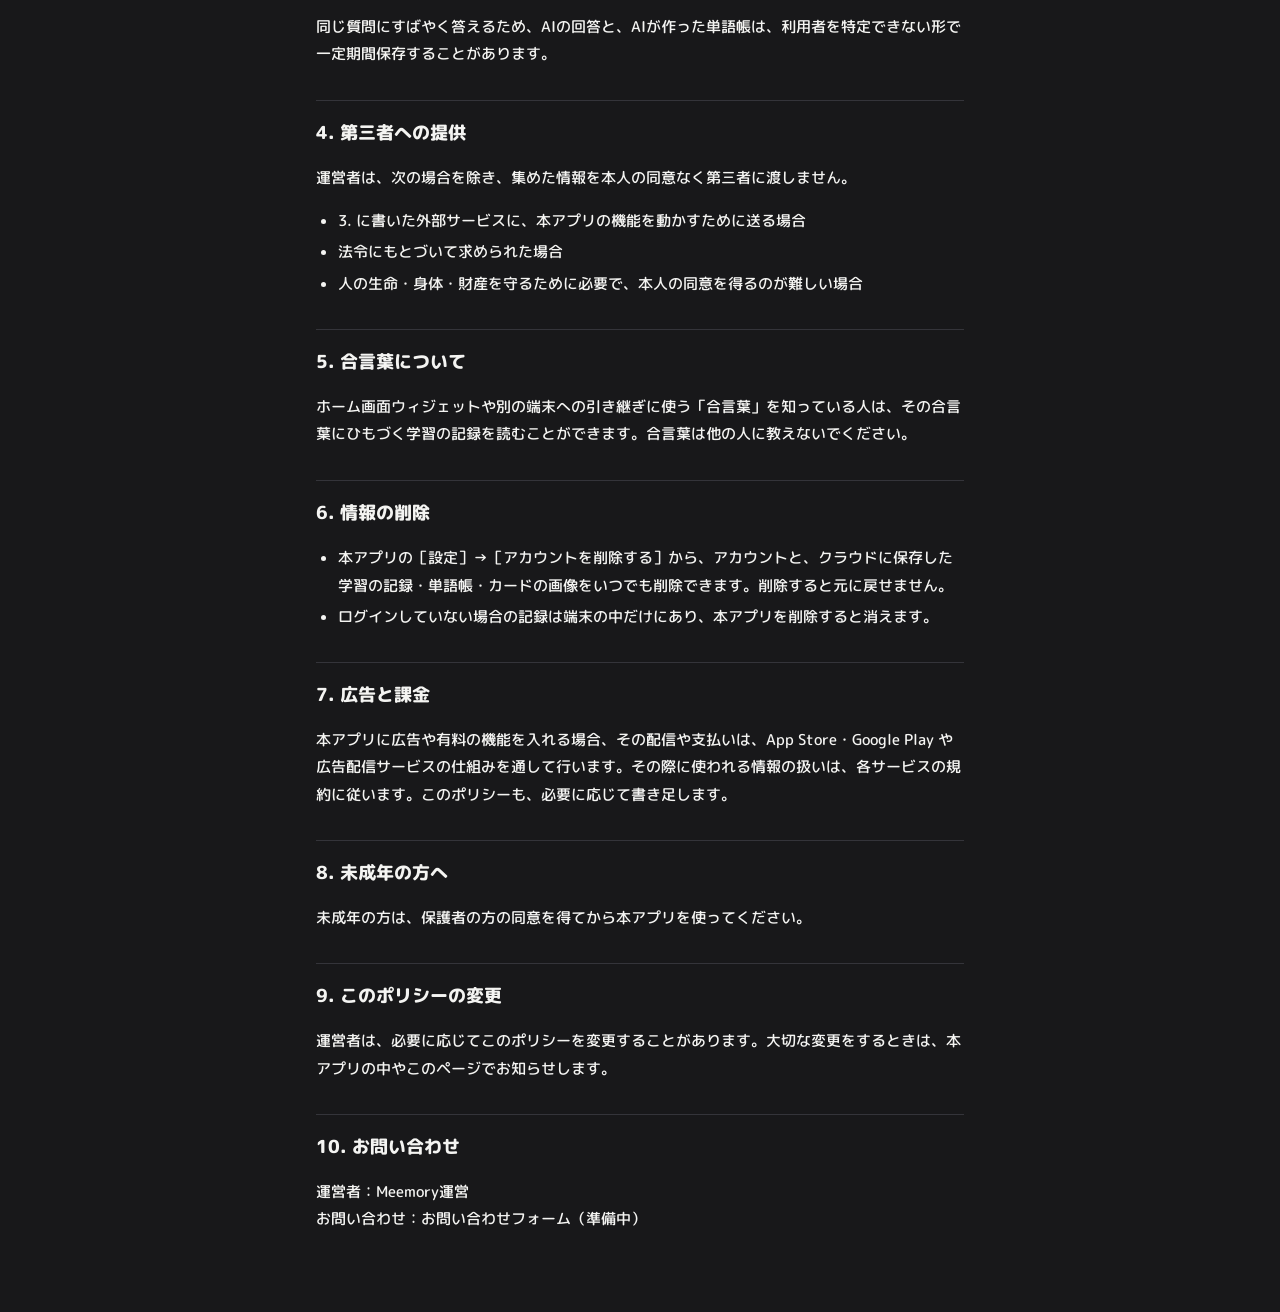
<file: privacy.html>
<!doctype html>
<html lang="ja">
<head>
<meta charset="utf-8">
<meta name="viewport" content="width=device-width,initial-scale=1,viewport-fit=cover">
<meta name="theme-color" content="#18181a">
<title>プライバシーポリシー｜Meemory</title>
<link rel="stylesheet" href="https://fonts.googleapis.com/css2?family=M+PLUS+Rounded+1c:wght@500;800&display=swap">
<link rel="stylesheet" href="legal.css">
</head>
<body>
<main>
<a class="back" href="./">← アプリに戻る</a>
<h1>プライバシーポリシー</h1>
<p class="date">制定日：2026年11月12日</p>

<p>Meemory運営（以下「運営者」）は、英単語学習アプリ「Meemory」（以下「本アプリ」）で扱う利用者の情報について、次のとおり定めます。</p>

<h2>1. 集める情報</h2>
<div class="tbl"><table>
<tr><th>情報</th><th>集めるとき</th></tr>
<tr><td>メールアドレス、パスワード</td><td>アカウントを登録・ログインしたとき。パスワードは認証サービス（Google の Firebase Authentication）が暗号化して保管し、運営者が見ることはできません。</td></tr>
<tr><td>学習の記録</td><td>覚えた単語、苦手な単語、お気に入り、連続日数、ポイント・コイン、目標、着せ替えなど。本アプリを使うと、端末の中に保存されます。ログイン中や合言葉を使った同期では、クラウドにも保存されます。</td></tr>
<tr><td>自分で作った単語帳</td><td>単語帳やカードを作ったり直したりしたとき。</td></tr>
<tr><td>カードにつけた画像</td><td>カードに画像を追加したとき。</td></tr>
<tr><td>AIに送った内容</td><td>ミーモ（AI）への質問、写真の読み取りで送った写真、AIに単語帳を作ってもらうときの文章。</td></tr>
<tr><td>IPアドレスから作った値</td><td>AI機能の1日の回数制限のため。IPアドレスそのものは保存せず、元に戻せない形に変えた値を、2日間だけ保存します。</td></tr>
</table></div>
<p>本アプリは、氏名・住所・電話番号・位置情報・連絡先を集めません。</p>

<h2>2. 使う目的</h2>
<ul>
<li>アカウントの本人確認と、複数の端末で学習の記録を同期するため</li>
<li>単語帳・学習の記録・カードの画像を保存して表示するため</li>
<li>AIによる質問への回答、写真からの単語帳づくり、単語帳の自動作成を行うため</li>
<li>使いすぎを防ぐための回数制限と、不正な利用の防止のため</li>
<li>お問い合わせへの返事と、本アプリの改善のため</li>
</ul>

<h2>3. 外部のサービスへの送信</h2>
<p>本アプリは、次の外部サービスを使っています。各サービスでの扱いは、それぞれの会社のプライバシーポリシーに従います。</p>
<ul>
<li><b>Google（Firebase Authentication、Firebase Realtime Database）</b>：アカウントと学習の記録の保存。保存場所はシンガポールのデータセンターです。</li>
<li><b>Cloudflare（Workers、R2、Workers AI）</b>：AI機能の中継、カードの画像の保存、AIによる回答の作成。</li>
<li><b>Google（Gemini API）、Groq</b>：AIによる回答・写真の読み取り・単語帳の作成。</li>
</ul>
<div class="box"><p>AIに送った質問や写真は、回答を作るためにこれらの会社に送られます。サービスによっては、送られた内容がその会社のサービス改善に使われることがあります。AIへの質問や写真には、名前や住所などの個人情報を入れないでください。</p></div>
<p>同じ質問にすばやく答えるため、AIの回答と、AIが作った単語帳は、利用者を特定できない形で一定期間保存することがあります。</p>

<h2>4. 第三者への提供</h2>
<p>運営者は、次の場合を除き、集めた情報を本人の同意なく第三者に渡しません。</p>
<ul>
<li>3. に書いた外部サービスに、本アプリの機能を動かすために送る場合</li>
<li>法令にもとづいて求められた場合</li>
<li>人の生命・身体・財産を守るために必要で、本人の同意を得るのが難しい場合</li>
</ul>

<h2>5. 合言葉について</h2>
<p>ホーム画面ウィジェットや別の端末への引き継ぎに使う「合言葉」を知っている人は、その合言葉にひもづく学習の記録を読むことができます。合言葉は他の人に教えないでください。</p>

<h2>6. 情報の削除</h2>
<ul>
<li>本アプリの［設定］→［アカウントを削除する］から、アカウントと、クラウドに保存した学習の記録・単語帳・カードの画像をいつでも削除できます。削除すると元に戻せません。</li>
<li>ログインしていない場合の記録は端末の中だけにあり、本アプリを削除すると消えます。</li>
</ul>

<h2>7. 広告と課金</h2>
<p>本アプリに広告や有料の機能を入れる場合、その配信や支払いは、App Store・Google Play や広告配信サービスの仕組みを通して行います。その際に使われる情報の扱いは、各サービスの規約に従います。このポリシーも、必要に応じて書き足します。</p>

<h2>8. 未成年の方へ</h2>
<p>未成年の方は、保護者の方の同意を得てから本アプリを使ってください。</p>

<h2>9. このポリシーの変更</h2>
<p>運営者は、必要に応じてこのポリシーを変更することがあります。大切な変更をするときは、本アプリの中やこのページでお知らせします。</p>

<h2>10. お問い合わせ</h2>
<p>運営者：Meemory運営<br>
お問い合わせ：<span id="contact">お問い合わせフォーム（準備中）</span></p>
</main>
<script src="contact.js"></script>
</body>
</html>
</file>
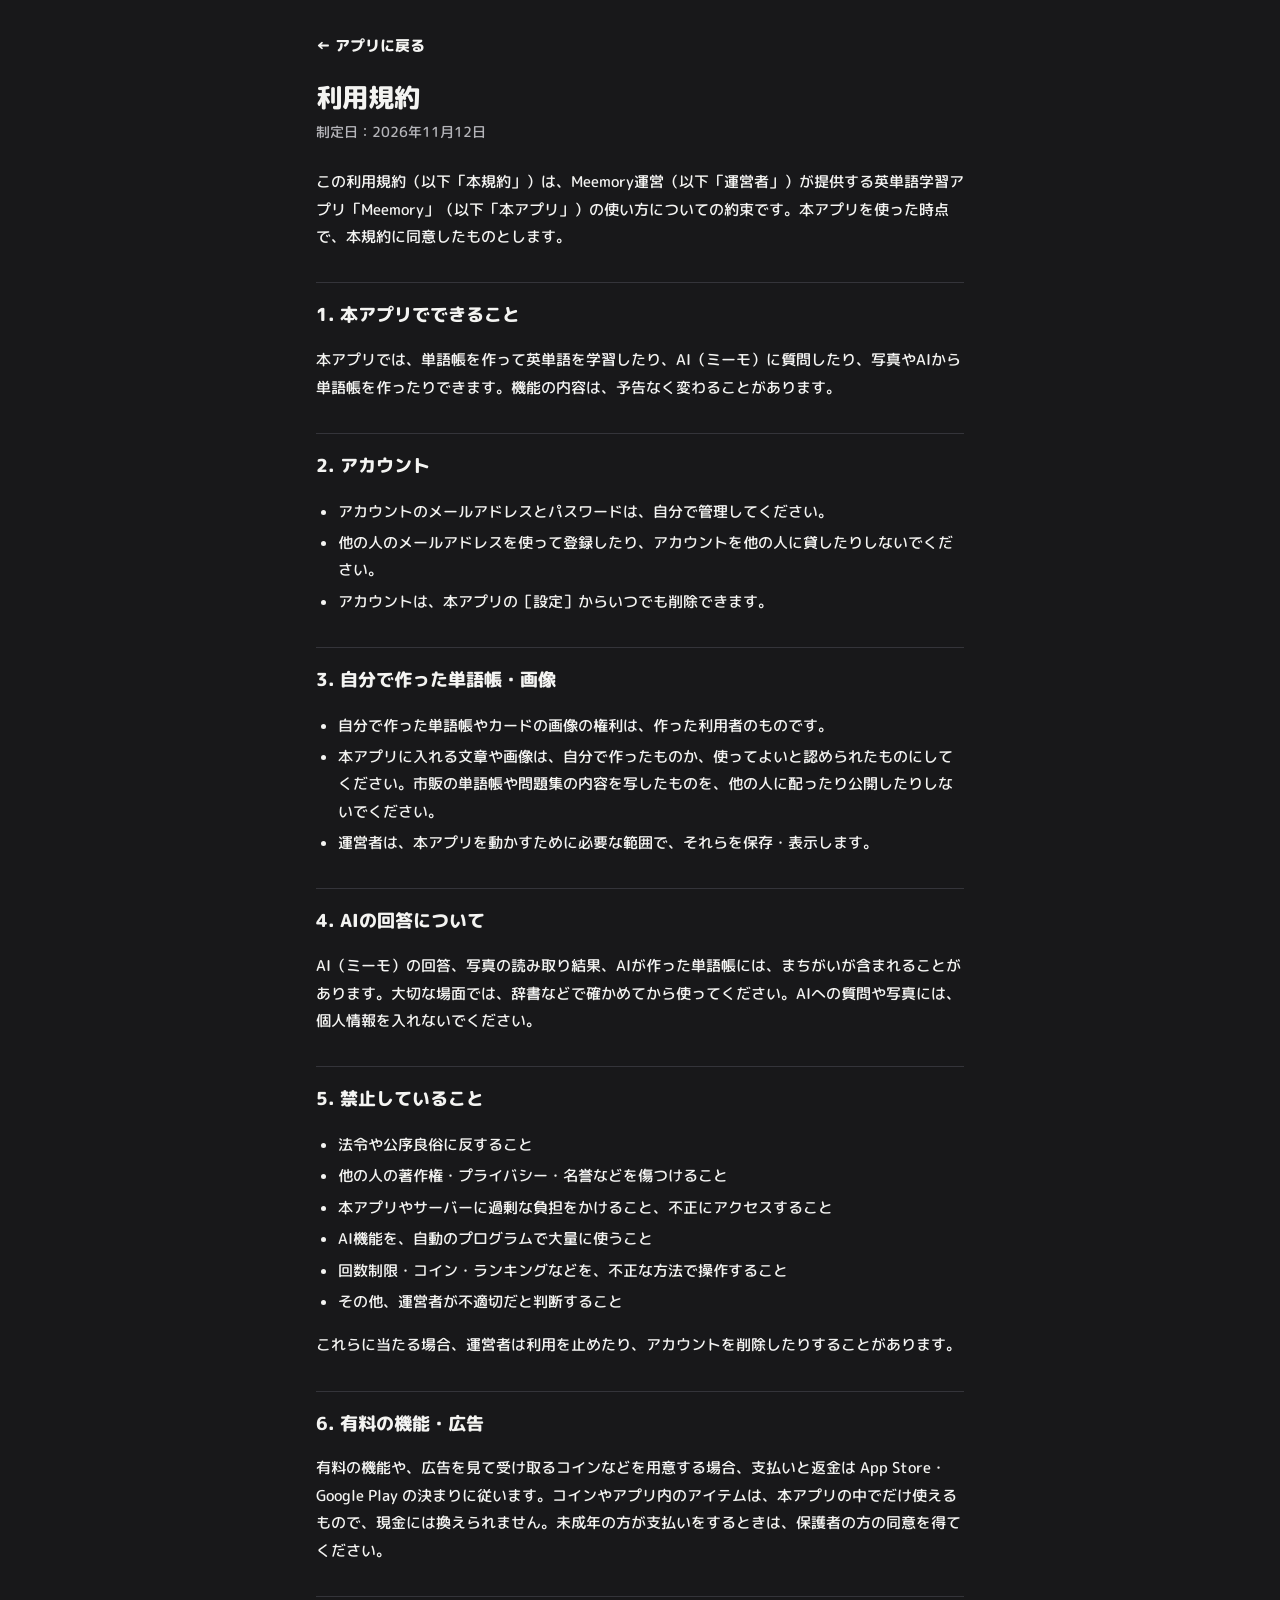
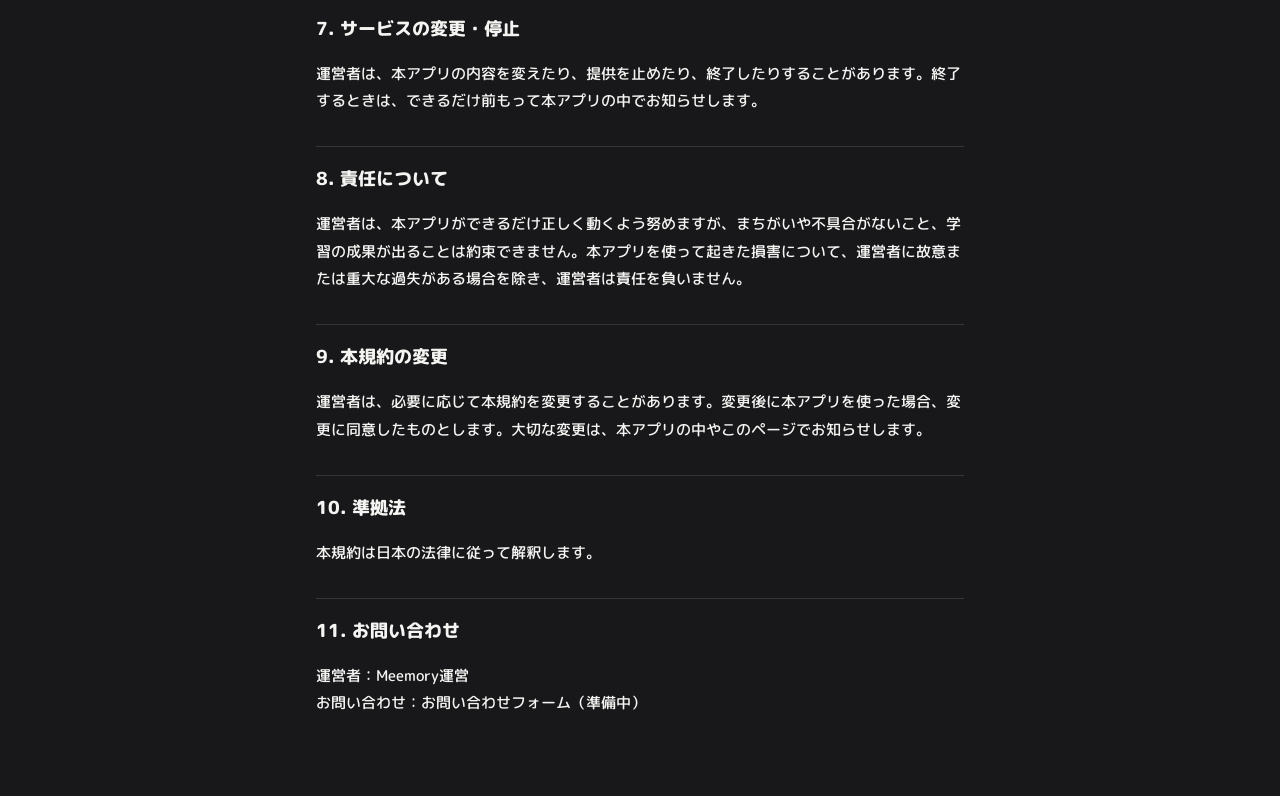
<file: terms.html>
<!doctype html>
<html lang="ja">
<head>
<meta charset="utf-8">
<meta name="viewport" content="width=device-width,initial-scale=1,viewport-fit=cover">
<meta name="theme-color" content="#18181a">
<title>利用規約｜Meemory</title>
<link rel="stylesheet" href="https://fonts.googleapis.com/css2?family=M+PLUS+Rounded+1c:wght@500;800&display=swap">
<link rel="stylesheet" href="legal.css">
</head>
<body>
<main>
<a class="back" href="./">← アプリに戻る</a>
<h1>利用規約</h1>
<p class="date">制定日：2026年11月12日</p>

<p>この利用規約（以下「本規約」）は、Meemory運営（以下「運営者」）が提供する英単語学習アプリ「Meemory」（以下「本アプリ」）の使い方についての約束です。本アプリを使った時点で、本規約に同意したものとします。</p>

<h2>1. 本アプリでできること</h2>
<p>本アプリでは、単語帳を作って英単語を学習したり、AI（ミーモ）に質問したり、写真やAIから単語帳を作ったりできます。機能の内容は、予告なく変わることがあります。</p>

<h2>2. アカウント</h2>
<ul>
<li>アカウントのメールアドレスとパスワードは、自分で管理してください。</li>
<li>他の人のメールアドレスを使って登録したり、アカウントを他の人に貸したりしないでください。</li>
<li>アカウントは、本アプリの［設定］からいつでも削除できます。</li>
</ul>

<h2>3. 自分で作った単語帳・画像</h2>
<ul>
<li>自分で作った単語帳やカードの画像の権利は、作った利用者のものです。</li>
<li>本アプリに入れる文章や画像は、自分で作ったものか、使ってよいと認められたものにしてください。市販の単語帳や問題集の内容を写したものを、他の人に配ったり公開したりしないでください。</li>
<li>運営者は、本アプリを動かすために必要な範囲で、それらを保存・表示します。</li>
</ul>

<h2>4. AIの回答について</h2>
<p>AI（ミーモ）の回答、写真の読み取り結果、AIが作った単語帳には、まちがいが含まれることがあります。大切な場面では、辞書などで確かめてから使ってください。AIへの質問や写真には、個人情報を入れないでください。</p>

<h2>5. 禁止していること</h2>
<ul>
<li>法令や公序良俗に反すること</li>
<li>他の人の著作権・プライバシー・名誉などを傷つけること</li>
<li>本アプリやサーバーに過剰な負担をかけること、不正にアクセスすること</li>
<li>AI機能を、自動のプログラムで大量に使うこと</li>
<li>回数制限・コイン・ランキングなどを、不正な方法で操作すること</li>
<li>その他、運営者が不適切だと判断すること</li>
</ul>
<p>これらに当たる場合、運営者は利用を止めたり、アカウントを削除したりすることがあります。</p>

<h2>6. 有料の機能・広告</h2>
<p>有料の機能や、広告を見て受け取るコインなどを用意する場合、支払いと返金は App Store・Google Play の決まりに従います。コインやアプリ内のアイテムは、本アプリの中でだけ使えるもので、現金には換えられません。未成年の方が支払いをするときは、保護者の方の同意を得てください。</p>

<h2>7. サービスの変更・停止</h2>
<p>運営者は、本アプリの内容を変えたり、提供を止めたり、終了したりすることがあります。終了するときは、できるだけ前もって本アプリの中でお知らせします。</p>

<h2>8. 責任について</h2>
<p>運営者は、本アプリができるだけ正しく動くよう努めますが、まちがいや不具合がないこと、学習の成果が出ることは約束できません。本アプリを使って起きた損害について、運営者に故意または重大な過失がある場合を除き、運営者は責任を負いません。</p>

<h2>9. 本規約の変更</h2>
<p>運営者は、必要に応じて本規約を変更することがあります。変更後に本アプリを使った場合、変更に同意したものとします。大切な変更は、本アプリの中やこのページでお知らせします。</p>

<h2>10. 準拠法</h2>
<p>本規約は日本の法律に従って解釈します。</p>

<h2>11. お問い合わせ</h2>
<p>運営者：Meemory運営<br>
お問い合わせ：<span id="contact">お問い合わせフォーム（準備中）</span></p>
</main>
<script src="contact.js"></script>
</body>
</html>
</file>
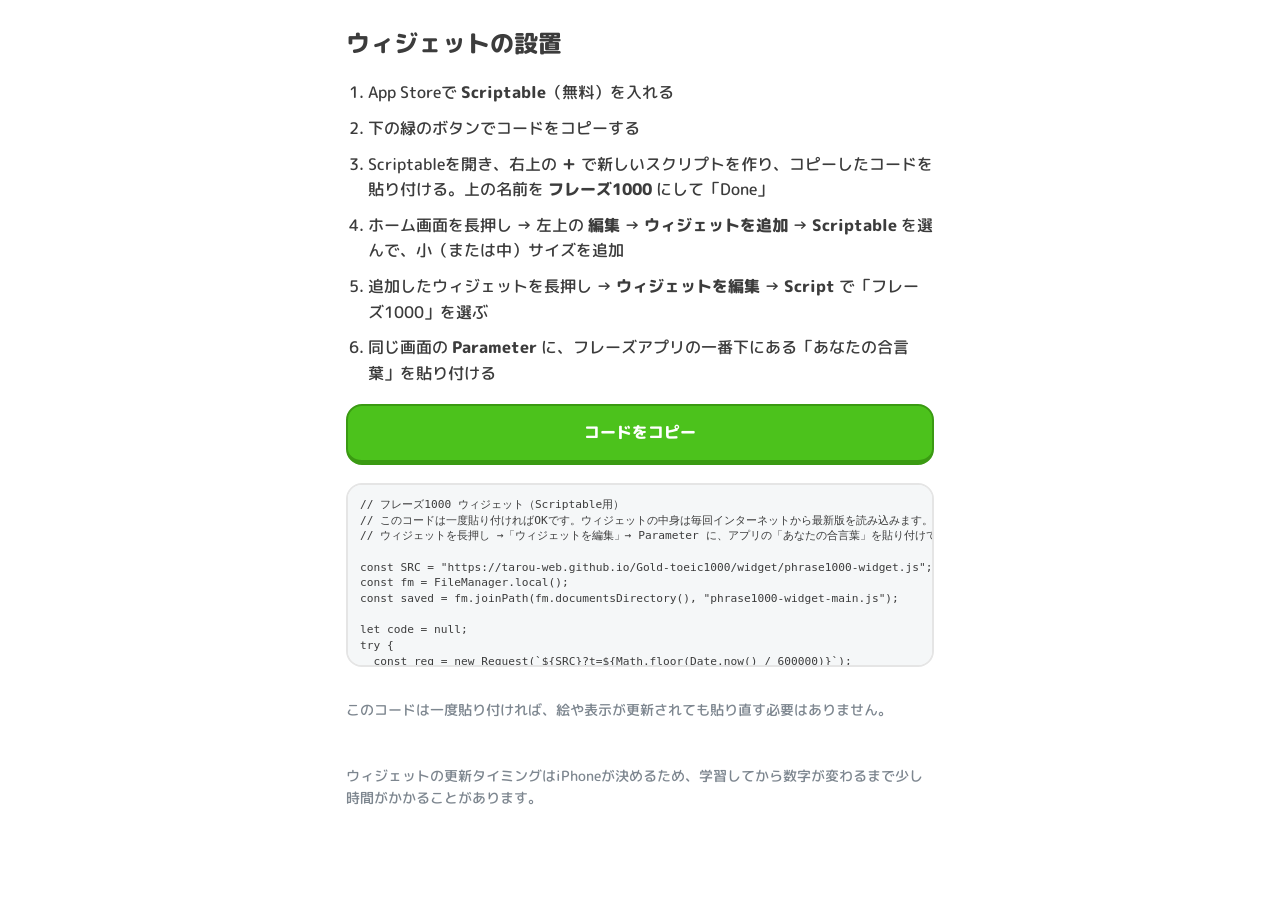
<file: widget/setup.html>
<!doctype html>
<html lang="ja">
<head>
<meta charset="utf-8">
<meta name="viewport" content="width=device-width,initial-scale=1,viewport-fit=cover">
<title>ウィジェットの設置</title>
<link rel="stylesheet" href="https://fonts.googleapis.com/css2?family=M+PLUS+Rounded+1c:wght@500;700;800&display=swap">
<style>
:root{--bg:#fff;--bg2:#f5f7f8;--fg:#3c3c3c;--muted:#7d868f;--line:#e5e5e5;--green:#4cc21c;--green-d:#3a9a12;--f:"M PLUS Rounded 1c","Hiragino Maru Gothic ProN",system-ui,sans-serif;padding-top:env(safe-area-inset-top,0px);padding-bottom:env(safe-area-inset-bottom,0px)}
@media (prefers-color-scheme:dark){:root{--bg:#18181a;--bg2:#1f1f22;--fg:#f2f2f3;--muted:#9a9aa1;--line:#3a3a3f;color-scheme:dark}}
*{box-sizing:border-box}
body{margin:0;background:var(--bg);color:var(--fg);font-family:var(--f);font-weight:500;line-height:1.6}
.wrap{max-width:620px;margin:0 auto;padding-block:24px 56px;padding-left:max(16px,env(safe-area-inset-left,0px));padding-right:max(16px,env(safe-area-inset-right,0px));display:flex;flex-direction:column;gap:18px}
h1{margin:0;font-size:1.5rem;font-weight:800}
ol{margin:0;padding-left:1.4em;display:flex;flex-direction:column;gap:10px}
li b{font-weight:800}
.box{border:2px solid var(--line);border-radius:16px;overflow:hidden}
pre{margin:0;max-height:180px;overflow:auto;padding:12px;background:var(--bg2);font-size:.7rem;line-height:1.4}
button{font:inherit;font-weight:800;font-size:1rem;width:100%;padding:14px;border-radius:16px;border:2px solid var(--green-d);border-bottom-width:5px;background:var(--green);color:#fff;cursor:pointer}
button:active{transform:translateY(3px);border-bottom-width:2px}
.note{font-size:.85rem;color:var(--muted)}
</style>
</head>
<body>
<div class="wrap">
  <h1>ウィジェットの設置</h1>
  <ol>
    <li>App Storeで <b>Scriptable</b>（無料）を入れる</li>
    <li>下の緑のボタンでコードをコピーする</li>
    <li>Scriptableを開き、右上の <b>＋</b> で新しいスクリプトを作り、コピーしたコードを貼り付ける。上の名前を <b>フレーズ1000</b> にして「Done」</li>
    <li>ホーム画面を長押し → 左上の <b>編集</b> → <b>ウィジェットを追加</b> → <b>Scriptable</b> を選んで、小（または中）サイズを追加</li>
    <li>追加したウィジェットを長押し → <b>ウィジェットを編集</b> → <b>Script</b> で「フレーズ1000」を選ぶ</li>
    <li>同じ画面の <b>Parameter</b> に、フレーズアプリの一番下にある「あなたの合言葉」を貼り付ける</li>
  </ol>
  <button id="copy">コードをコピー</button>
  <div class="box"><pre id="code">読み込み中…</pre></div>
  <p class="note">このコードは一度貼り付ければ、絵や表示が更新されても貼り直す必要はありません。</p>
  <p class="note">ウィジェットの更新タイミングはiPhoneが決めるため、学習してから数字が変わるまで少し時間がかかることがあります。</p>
</div>
<script>
const pre=document.getElementById('code'),btn=document.getElementById('copy');
fetch('loader.js',{cache:'no-cache'}).then(r=>r.text()).then(t=>{pre.textContent=t}).catch(()=>{pre.textContent='コードを読み込めませんでした。電波を確認して開き直してください。'});
btn.onclick=async()=>{
  try{await navigator.clipboard.writeText(pre.textContent);btn.textContent='コピーしました'}
  catch(e){const s=getSelection(),r=document.createRange();r.selectNodeContents(pre);s.removeAllRanges();s.addRange(r);btn.textContent='選択しました。コピーしてください'}
  setTimeout(()=>btn.textContent='コードをコピー',2500);
};
</script>
</body>
</html>
</file>
<file: legal.css>
:root{--bg:#18181a;--surface:#232326;--line:#34343a;--fg:#f4f4f2;--muted:#b4b4b9;--accent:#f5c518;color-scheme:dark}
*{box-sizing:border-box}
body{margin:0;background:var(--bg);color:var(--fg);font-family:'M PLUS Rounded 1c','Hiragino Maru Gothic ProN','Hiragino Sans',sans-serif;font-weight:500;line-height:1.8;-webkit-text-size-adjust:100%}
main{max-width:680px;margin:0 auto;padding:calc(env(safe-area-inset-top,0px) + 24px) max(16px,env(safe-area-inset-right,0px)) 64px max(16px,env(safe-area-inset-left,0px))}
.back{display:inline-flex;align-items:center;gap:6px;min-height:44px;color:var(--fg);text-decoration:none;font-weight:800;font-size:.95rem}
.back:hover{color:var(--accent)}
h1{font-size:1.6rem;font-weight:800;line-height:1.4;margin:12px 0 4px;text-wrap:balance}
.date{color:var(--muted);font-size:.85rem;margin:0 0 24px}
h2{font-size:1.1rem;font-weight:800;margin:32px 0 8px;padding-top:16px;border-top:1px solid var(--line)}
p,li{font-size:.95rem}
ul,ol{padding-left:1.4em}
li{margin:4px 0}
.box{background:var(--surface);border-radius:16px;padding:16px 18px;margin:16px 0}
.box p{margin:0}
a{color:var(--accent)}
table{width:100%;border-collapse:collapse;font-size:.9rem;margin:8px 0}
th,td{text-align:left;vertical-align:top;padding:10px 8px;border-bottom:1px solid var(--line)}
th{color:var(--muted);font-weight:800;white-space:nowrap}
.tbl{overflow-x:auto}
td:first-child{min-width:7.5em;font-weight:800}
</file>
